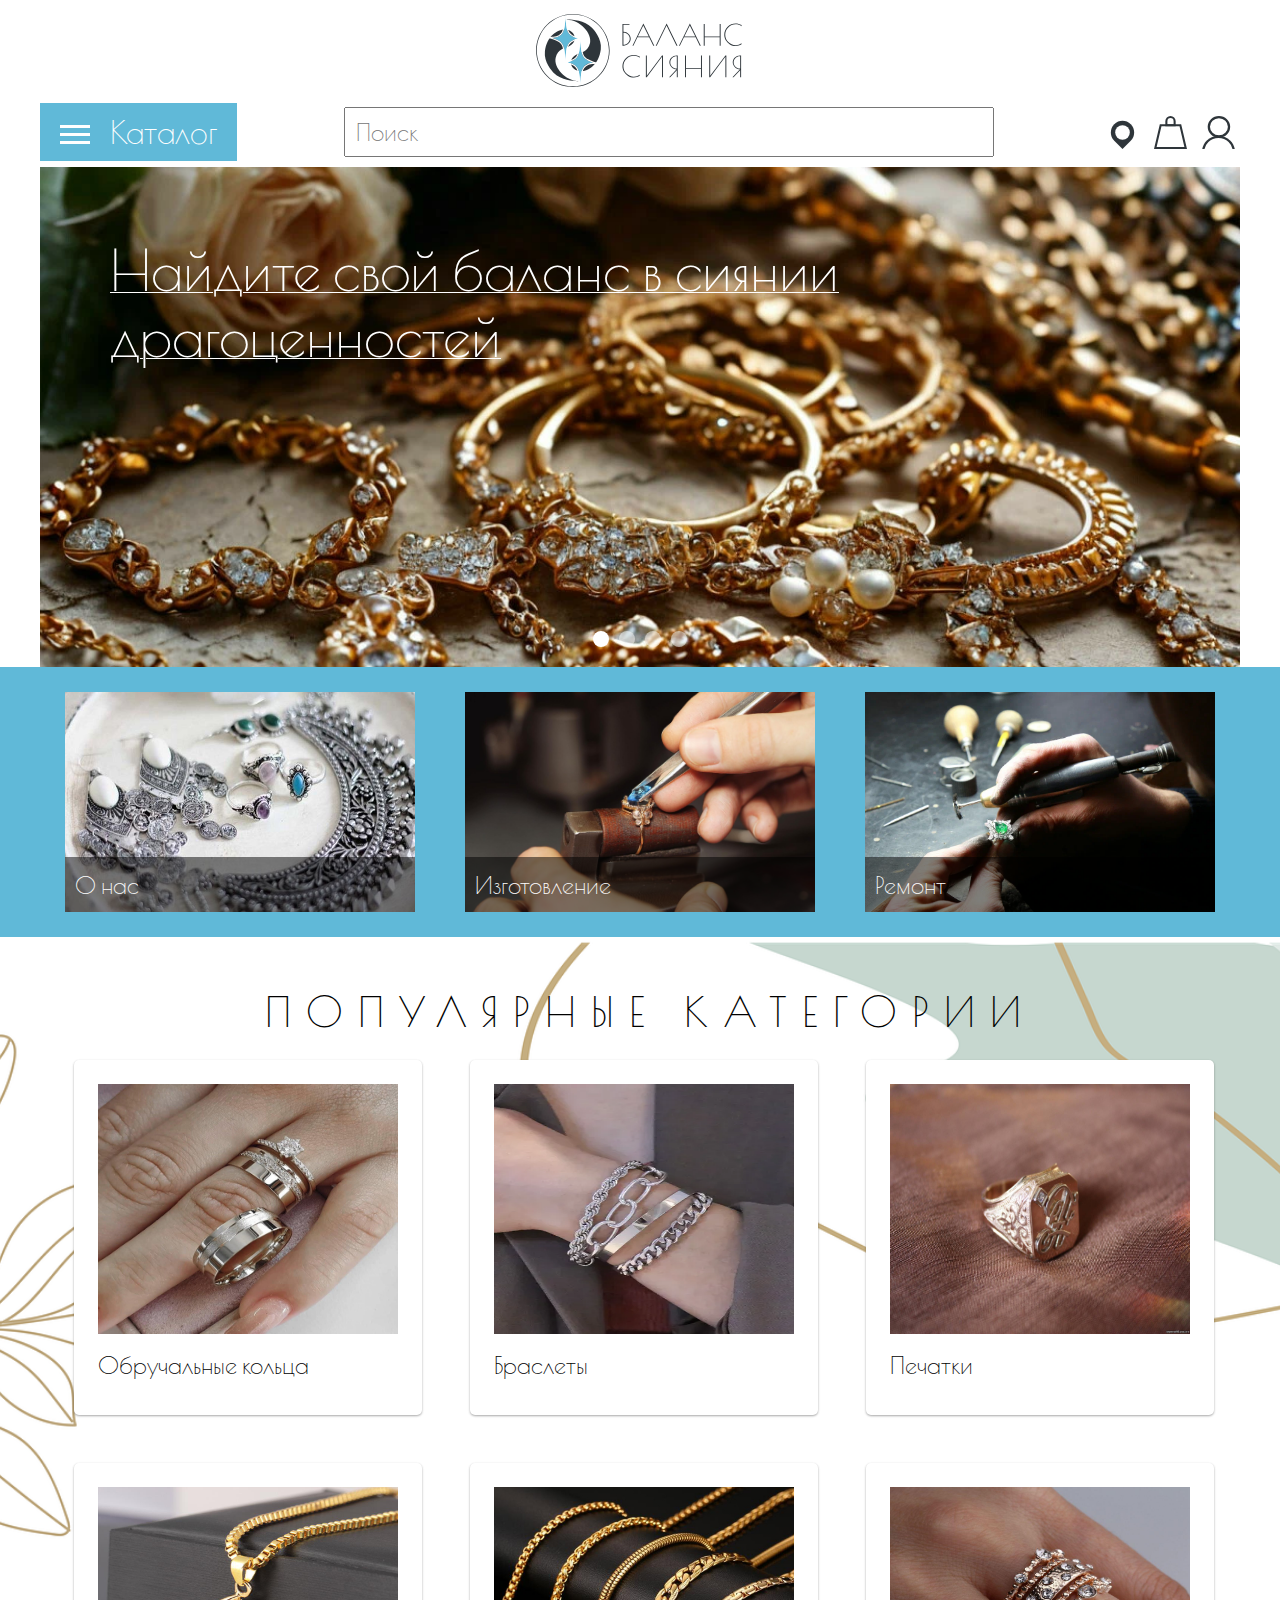
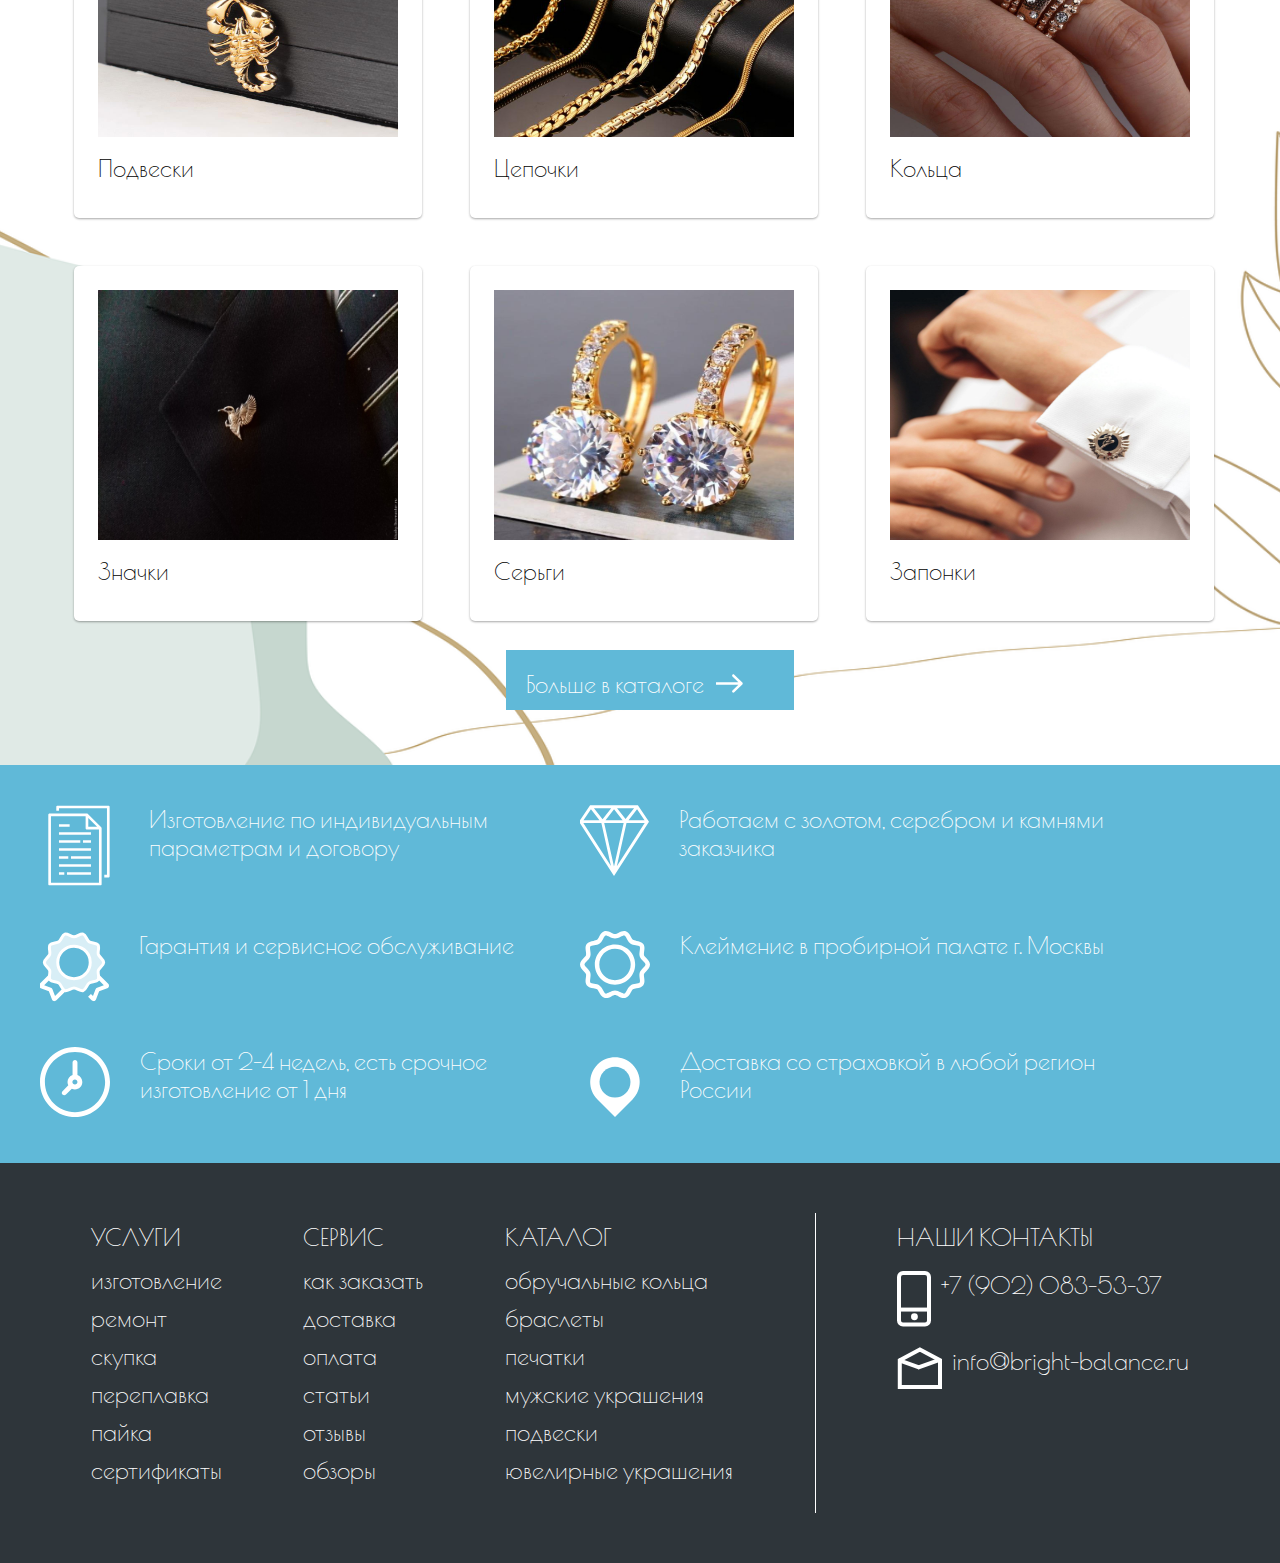
<file: index.html>
<!DOCTYPE html>
<html lang="en">
<head>
    <meta charset="UTF-8">
    <meta name="viewport" content="width=device-width, initial-scale=1.0">
    <title>Баланс Сияния</title>
    <link rel="stylesheet" href="./assets/styles/main-style.css">
</head>
<body>
    <header>
        <div class="section-navbar">
            <div class="container">
                <div class="logo">
                    <img src="./assets/imgs/shinebalance-logo.svg" alt="">
                </div>
                <div class="navbar">
                    <div class="dropdown">
                        <label for="dropdown-toggle" class="catalog-button"><img src="./assets/imgs/lines.svg" alt="">Каталог</label>
                        <input type="checkbox" id="dropdown-toggle" class="dropdown-toggle">
                        
                        <div class="dropdown-content">
                            <a href="catalogue.html">Весь каталог</a>
                            <div class="line"></div>
                            <p>Популярные категории</p>
                            <a href="#">Кольца</a>
                            <a href="#">Серьги</a>
                            <a href="#">Браслеты</a>
                            <a href="#">Ожерелья</a>
                        </div>
                    </div>
                    <input type="search" placeholder="Поиск">
                    <div class="kn">
                        <button class="map"></button>
                        <button class="cart"></button>
                        <button class="account"></button>
                    </div>
                </div>
            </div>
        </div>
    </header>

    <main>
        <div class="section-main">
            <div class="container">
                <div class="slider">
                    <div class="slides-container">
                        <div class="slide active">Найдите свой баланс в сиянии драгоценностей</div>
                        <div class="slide">Изготовление ювелирных изделий по вашим заказам</div>
                        <div class="slide">-10% на подарочную карту сертификат</div>
                        <div class="slide">Большой выбор изделий в нашем каталоге</div>
                    </div>
                    <div class="indicators">
                        <span class="indicator active"></span>
                        <span class="indicator"></span>
                        <span class="indicator"></span>
                        <span class="indicator"></span>
                    </div>
                </div>
            </div>
        </div>

        <div class="section-info">
            <div class="container">
                <div class="info-card">
                    <div class="text">О нас</div>
                </div>
                <div class="info-card">
                    <div class="text">Изготовление</div>
                </div>
                <div class="info-card">
                    <div class="text">Ремонт</div>
                </div>
            </div>
        </div>

        <div class="section-popular">
            <div class="container">
                <div class="title">
                    <p>ПОПУЛЯРНЫЕ КАТЕГОРИИ</p>
                </div>
                <div class="cards">
                    <div class="cat-card">
                        <img src="./assets/imgs/weddingrings.jpg" alt="">
                        <p>Обручальные кольца</p>
                    </div>
                    <div class="cat-card">
                        <img src="./assets/imgs/bracelet.jpg" alt="">
                        <p>Браслеты</p>
                    </div>
                    <div class="cat-card">
                        <img src="./assets/imgs/pechatki.jpg" alt="">
                        <p>Печатки</p>
                    </div>
                    <div class="cat-card">
                        <img src="./assets/imgs/podveski.jpeg" alt="">
                        <p>Подвески</p>
                    </div>
                    <div class="cat-card">
                        <img src="./assets/imgs/chains.jpg" alt="">
                        <p>Цепочки</p>
                    </div>
                    <div class="cat-card">
                        <img src="./assets/imgs/rings.jpeg" alt="">
                        <p>Кольца</p>
                    </div>
                    <div class="cat-card">
                        <img src="./assets/imgs/znachki.jpg" alt="">
                        <p>Значки</p>
                    </div>
                    <div class="cat-card">
                        <img src="./assets/imgs/earrings.jpg" alt="">
                        <p>Серьги</p>
                    </div>
                    <div class="cat-card">
                        <img src="./assets/imgs/Zaponki.jpg" alt="">
                        <p>Запонки</p>
                    </div>
                </div>
                <button> <a href="catalogue.html">Больше в каталоге</a> <img src="./assets/imgs/Arrow.svg" alt=""></button>
            </div>
        </div>

        <div class="section-character">
            <div class="container">
                <div class="char">
                    <div class="icon"><img src="./assets/imgs/document.svg" alt=""></div>
                    <div class="txt">Изготовление по индивидуальным параметрам и договору</div>
                </div>
                <div class="char">
                    <div class="icon"><img src="./assets/imgs/brilliant.svg" alt=""></div>
                    <div class="txt">Работаем с золотом, серебром и камнями заказчика</div>
                </div>
                <div class="char">
                    <div class="icon"><img src="./assets/imgs/award.svg" alt=""></div>
                    <div class="txt">Гарантия и сервисное обслуживание</div>
                </div>
                <div class="char">
                    <div class="icon"><img src="./assets/imgs/claim.svg" alt=""></div>
                    <div class="txt">Клеймение в пробирной палате г. Москвы</div>
                </div>
                <div class="char">
                    <div class="icon"><img src="./assets/imgs/clock.svg" alt=""></div>
                    <div class="txt">Сроки от 2-4 недель, есть срочное изготовление от 1 дня</div>
                </div>
                <div class="char">
                    <div class="icon"><img src="./assets/imgs/map-mark2.svg" alt=""></div>
                    <div class="txt">Доставка со страховкой в любой регион России</div>
                </div>
            </div>
        </div>
    </main>

    <footer>
        <div class="uslugi">
            <div class="title">УСЛУГИ</div>
            <div class="links">
                <a href="">изготовление</a>
                <a href="">ремонт</a>
                <a href="">скупка</a>
                <a href="">переплавка</a>
                <a href="">пайка</a>
                <a href="">сертификаты</a>
            </div>
        </div>
        <div class="services">
            <div class="title">СЕРВИС</div>
            <div class="links">
                <a href="">как заказать</a>
                <a href="">доставка</a>
                <a href="">оплата</a>
                <a href="">статьи</a>
                <a href="">отзывы</a>
                <a href="">обзоры</a>
            </div>
        </div>
        <div class="catalogue">
            <div class="title">КАТАЛОГ</div>
            <div class="links">
                <a href="catalogue.html">обручальные кольца</a>
                <a href="catalogue.html">браслеты</a>
                <a href="catalogue.html">печатки</a>
                <a href="catalogue.html">мужские украшения</a>
                <a href="catalogue.html">подвески</a>
                <a href="catalogue.html">ювелирные украшения</a>
            </div>
        </div>
        <div class="line"></div>
        <div class="catalogue">
            <div class="title">НАШИ КОНТАКТЫ</div>
            <div class="contacts">
                <div class="contct">
                    <img src="./assets/imgs/phone.svg" alt="">
                    <p>+7 (902) 083-53-37</p>
                </div>
                <div class="contct">
                    <img src="./assets/imgs/mail.svg" alt="">
                    <p>info@bright-balance.ru</p>
                </div>
            </div>
        </div>
    </footer>
    <script src="script.js"></script>
</body>
</html>
</file>
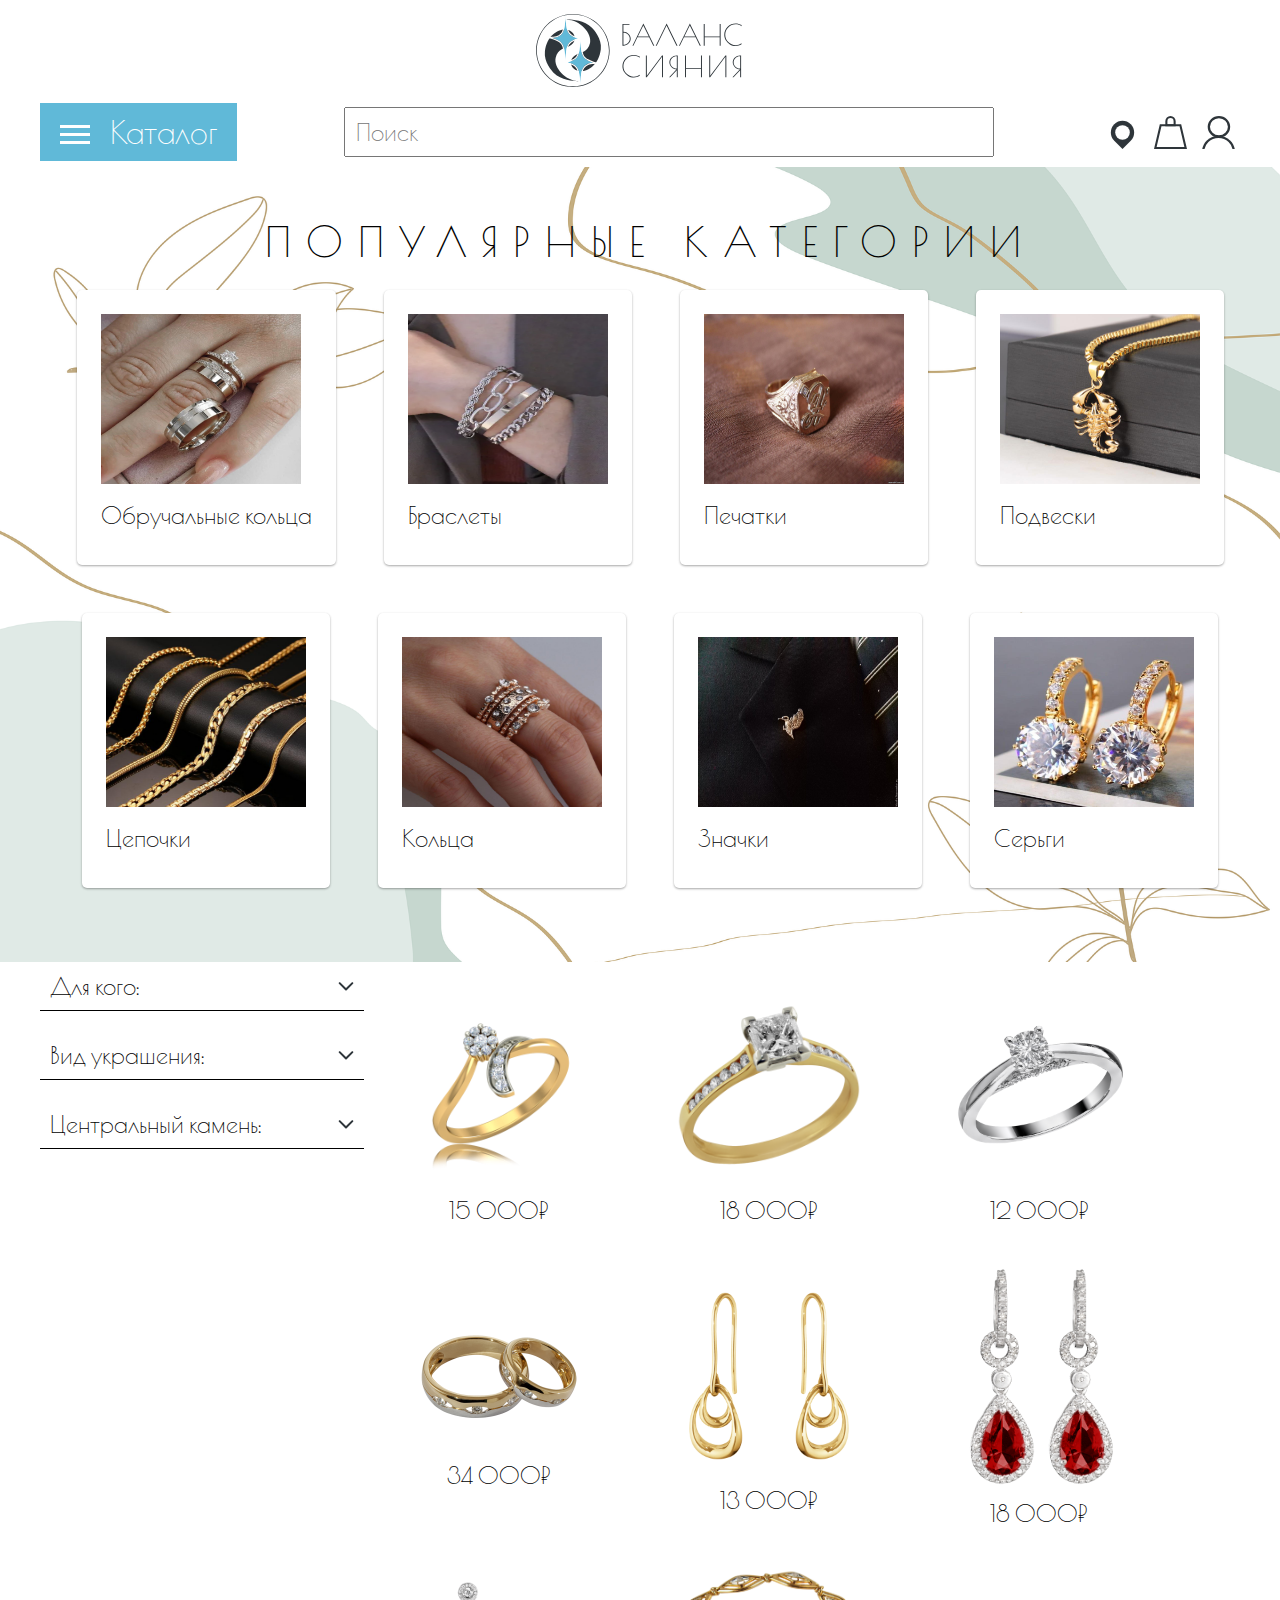
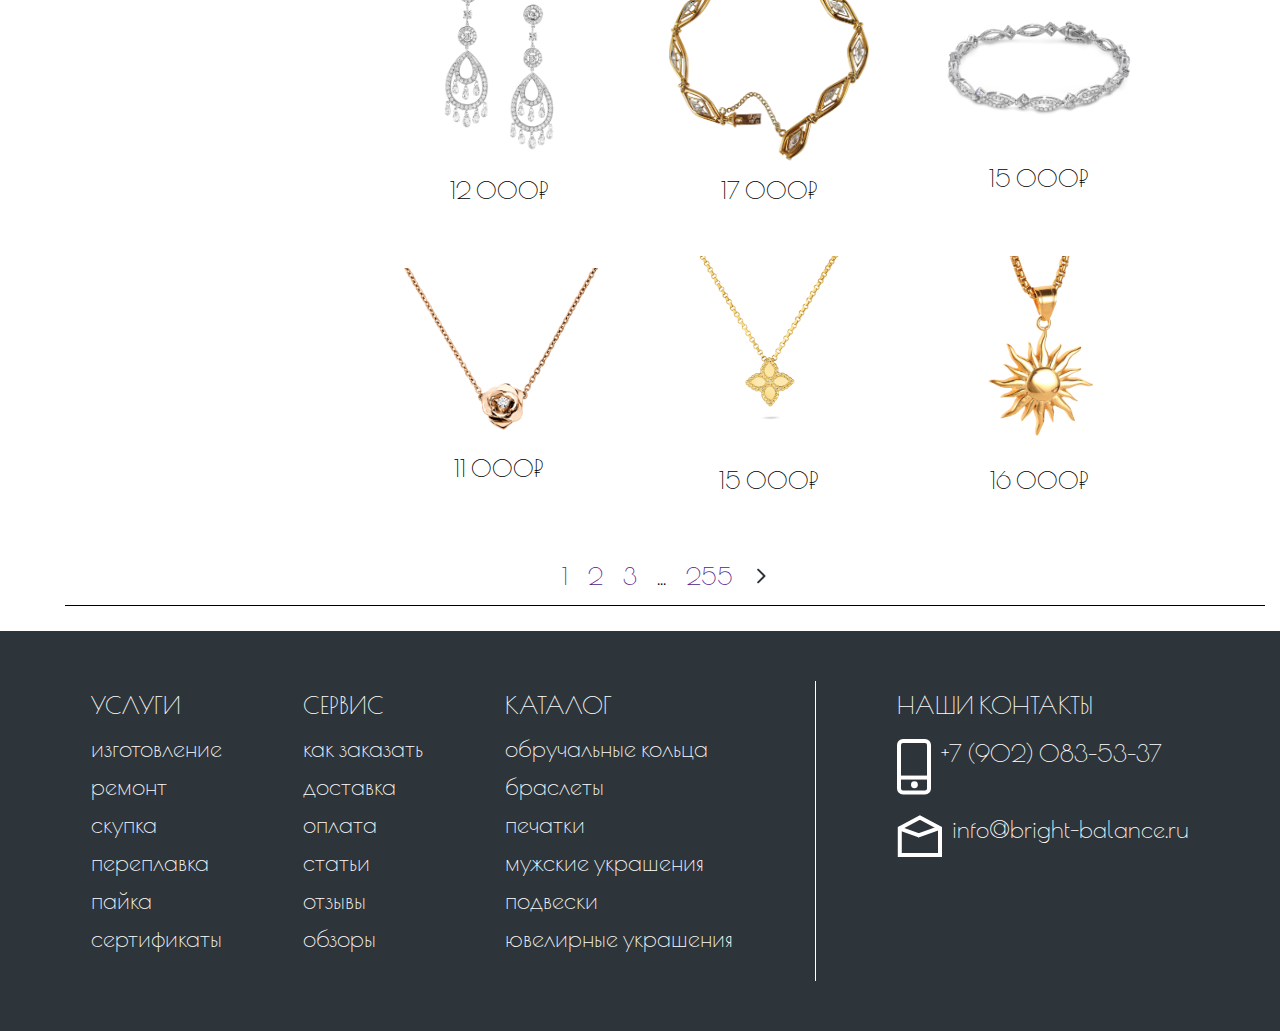
<file: catalogue.html>
<!DOCTYPE html>
<html lang="en">
<head>
    <meta charset="UTF-8">
    <meta name="viewport" content="width=device-width, initial-scale=1.0">
    <title>Баланс Сияния - Каталог</title>
    <link rel="stylesheet" href="./assets/styles/catalogue-styles.css">
</head>
<body>
    <header>
        <div class="section-navbar">
            <div class="container">
                <div class="logo">
                    <img src="./assets/imgs/shinebalance-logo.svg" alt="">
                </div>
                <div class="navbar">
                    <div class="dropdown-header">
                        <label for="dropdown-toggle" class="catalog-button"><img src="./assets/imgs/lines.svg" alt="">Каталог</label>
                        <input type="checkbox" id="dropdown-toggle" class="dropdown-toggle">
                        
                        <div class="dropdown-content">
                            <a href="#">Весь каталог</a>
                            <div class="line"></div>
                            <p>Популярные категории</p>
                            <a href="#">Кольца</a>
                            <a href="#">Серьги</a>
                            <a href="#">Браслеты</a>
                            <a href="#">Ожерелья</a>
                        </div>
                    </div>
                    <input type="search" placeholder="Поиск">
                    <div class="kn">
                        <button class="map"></button>
                        <button class="cart"></button>
                        <button class="account"></button>
                    </div>
                </div>
            </div>
        </div>
    </header>

    <main>
        <div class="section-popular">
            <div class="container">
                <div class="title">
                    <p>ПОПУЛЯРНЫЕ КАТЕГОРИИ</p>
                </div>
                <div class="cards">
                    <div class="cat-card">
                        <img src="./assets/imgs/weddingrings.jpg" alt="">
                        <p>Обручальные кольца</p>
                    </div>
                    <div class="cat-card">
                        <img src="./assets/imgs/bracelet.jpg" alt="">
                        <p>Браслеты</p>
                    </div>
                    <div class="cat-card">
                        <img src="./assets/imgs/pechatki.jpg" alt="">
                        <p>Печатки</p>
                    </div>
                    <div class="cat-card">
                        <img src="./assets/imgs/podveski.jpeg" alt="">
                        <p>Подвески</p>
                    </div>
                    <div class="cat-card">
                        <img src="./assets/imgs/chains.jpg" alt="">
                        <p>Цепочки</p>
                    </div>
                    <div class="cat-card">
                        <img src="./assets/imgs/rings.jpeg" alt="">
                        <p>Кольца</p>
                    </div>
                    <div class="cat-card">
                        <img src="./assets/imgs/znachki.jpg" alt="">
                        <p>Значки</p>
                    </div>
                    <div class="cat-card">
                        <img src="./assets/imgs/earrings.jpg" alt="">
                        <p>Серьги</p>
                    </div>
                </div>
            </div>
        </div>

        <div class="section-catalogue">
            <div class="container">
                <div class="preferences">
                    <div class="dropdown1">
                        <input type="checkbox" id="toggle-dropdown1" hidden>
                        <label for="toggle-dropdown1" class="dropdown-title">Для кого: <img src="./assets/imgs/Arrow2.svg" alt=""></label>
                        <ul class="options-list">
                            <li><input type="checkbox" id="option1"><label for="option1">Мужское</label></li>
                            <li><input type="checkbox" id="option2"><label for="option2">Женское</label></li>
                        </ul>
                    </div>
                    
                    <div class="dropdown2">
                        <input type="checkbox" id="toggle-dropdown2" hidden>
                        <label for="toggle-dropdown2" class="dropdown-title">Вид украшения: <img src="./assets/imgs/Arrow2.svg" alt=""></label>
                        <ul class="options-list">
                            <li><input type="checkbox" id="option1"><label for="option1">Кольца</label></li>
                            <li><input type="checkbox" id="option2"><label for="option2">Серьги</label></li>
                            <li><input type="checkbox" id="option1"><label for="option1">Колье</label></li>
                            <li><input type="checkbox" id="option2"><label for="option2">Браслет</label></li>
                            <li><input type="checkbox" id="option1"><label for="option1">Подвески</label></li>
                            <li><input type="checkbox" id="option2"><label for="option2">Цепочки</label></li>
                        </ul>
                    </div>
                    
                    <div class="dropdown3">
                        <input type="checkbox" id="toggle-dropdown3" hidden>
                        <label for="toggle-dropdown3" class="dropdown-title">Центральный камень: <img src="./assets/imgs/Arrow2.svg" alt=""></label>
                        <ul class="options-list">
                            <li><input type="checkbox" id="option1"><label for="option1">Без вставок</label></li>
                            <li><input type="checkbox" id="option2"><label for="option2">Бриллиант</label></li>
                            <li><input type="checkbox" id="option1"><label for="option1">Сапфир</label></li>
                            <li><input type="checkbox" id="option2"><label for="option2">Рубин</label></li>
                            <li><input type="checkbox" id="option1"><label for="option1">Изумруд</label></li>
                            <li><input type="checkbox" id="option2"><label for="option2">Жемчуг</label></li>
                        </ul>
                    </div>
                </div>

                <div class="product">
                    <div class="card">
                        <div class="image"><img src="./assets/imgs/product1.png" alt=""></div>
                        <p>15 000₽</p>
                        <div class="descr" hidden>
                            <p>Золотое кольцо с вставками из горного хрусталя</p>
                            <button>В корзину</button>
                        </div>
                    </div>

                    <div class="card">
                        <div class="image"><img src="./assets/imgs/product2.png" alt=""></div>
                        <p>18 000₽</p>
                        <div class="descr" hidden>
                            <p>Материалистичное золотое кольцо с вставками из горного хрусталя</p>
                            <button>В корзину</button>
                        </div>
                    </div>

                    <div class="card">
                        <div class="image"><img src="./assets/imgs/product3.png" alt=""></div>
                        <p>12 000₽</p>
                        <div class="descr" hidden>
                            <p>Серебряное кольцо с вставками из горного хрусталя</p>
                            <button>В корзину</button>
                        </div>
                    </div>

                    <div class="card">
                        <div class="image"><img src="./assets/imgs/product4.png" alt=""></div>
                        <p>34 000₽</p>
                        <div class="descr" hidden>
                            <p>Обручальные кольца из классического и белого золота</p>
                            <button>В корзину</button>
                        </div>
                    </div>

                    <div class="card">
                        <div class="image"><img src="./assets/imgs/product5.png" alt=""></div>
                        <p>13 000₽</p>
                        <div class="descr" hidden>
                            <p>Массивные серьги из золота в стиле минимализм</p>
                            <button>В корзину</button>
                        </div>
                    </div>

                    <div class="card">
                        <div class="image"><img src="./assets/imgs/product6.png" alt=""></div>
                        <p>18 000₽</p>
                        <div class="descr" hidden>
                            <p>Серебряные серьги со вставками из горного хрусталя и рубина</p>
                            <button>В корзину</button>
                        </div>
                    </div>

                    <div class="card">
                        <div class="image"><img src="./assets/imgs/product7.png" alt=""></div>
                        <p>12 000₽</p>
                        <div class="descr" hidden>
                            <p>Серебряные серьги с вставками из горного хрусталя</p>
                            <button>В корзину</button>
                        </div>
                    </div>

                    <div class="card">
                        <div class="image"><img src="./assets/imgs/product8.png" alt=""></div>
                        <p>17 000₽</p>
                        <div class="descr" hidden>
                            <p>Браслет из золота и серебра с ромбовидным узором</p>
                            <button>В корзину</button>
                        </div>
                    </div>

                    <div class="card">
                        <div class="image"><img src="./assets/imgs/product9.webp" alt=""></div>
                        <p>15 000₽</p>
                        <div class="descr" hidden>
                            <p>Серебряный браслет со вставками из горного хрусталя</p>
                            <button>В корзину</button>
                        </div>
                    </div>

                    <div class="card">
                        <div class="image"><img src="./assets/imgs/product10.webp" alt=""></div>
                        <p>11 000₽</p>
                        <div class="descr" hidden>
                            <p>Подвеска “Роза” из сплава меди со вставкой из горного хрусталя</p>
                            <button>В корзину</button>
                        </div>
                    </div>

                    <div class="card">
                        <div class="image"><img src="./assets/imgs/product11.png" alt=""></div>
                        <p>15 000₽</p>
                        <div class="descr" hidden>
                            <p>Золотая подвеска “Лепестки”</p>
                            <button>В корзину</button>
                        </div>
                    </div>

                    <div class="card">
                        <div class="image"><img src="./assets/imgs/product12.png" alt=""></div>
                        <p>16 000₽</p>
                        <div class="descr" hidden>
                            <p>Золотая подвеска “Солнце”</p>
                            <button>В корзину</button>
                        </div>
                    </div>
                </div>
            </div>
        </div>
        <div class="section-pages">
            <div class="container">
                <div class="pages">
                    <div class="nums">
                        <a href="">1</a>
                        <a href="">2</a>
                        <a href="">3</a>
                        <p>...</p>
                        <a href="">255</a>
                        <img src="./assets/imgs/Arrow2.svg" alt="">
                    </div>
                </div>
            </div>
        </div>
    </main>

    <footer>
        <div class="uslugi">
            <div class="title">УСЛУГИ</div>
            <div class="links">
                <a href="">изготовление</a>
                <a href="">ремонт</a>
                <a href="">скупка</a>
                <a href="">переплавка</a>
                <a href="">пайка</a>
                <a href="">сертификаты</a>
            </div>
        </div>
        <div class="services">
            <div class="title">СЕРВИС</div>
            <div class="links">
                <a href="">как заказать</a>
                <a href="">доставка</a>
                <a href="">оплата</a>
                <a href="">статьи</a>
                <a href="">отзывы</a>
                <a href="">обзоры</a>
            </div>
        </div>
        <div class="catalogue">
            <div class="title">КАТАЛОГ</div>
            <div class="links">
                <a href="">обручальные кольца</a>
                <a href="">браслеты</a>
                <a href="">печатки</a>
                <a href="">мужские украшения</a>
                <a href="">подвески</a>
                <a href="">ювелирные украшения</a>
            </div>
        </div>
        <div class="line"></div>
        <div class="catalogue">
            <div class="title">НАШИ КОНТАКТЫ</div>
            <div class="contacts">
                <div class="contct">
                    <img src="./assets/imgs/phone.svg" alt="">
                    <p>+7 (902) 083-53-37</p>
                </div>
                <div class="contct">
                    <img src="./assets/imgs/mail.svg" alt="">
                    <p>info@bright-balance.ru</p>
                </div>
            </div>
        </div>
    </footer>
</body>
</html>
</file>
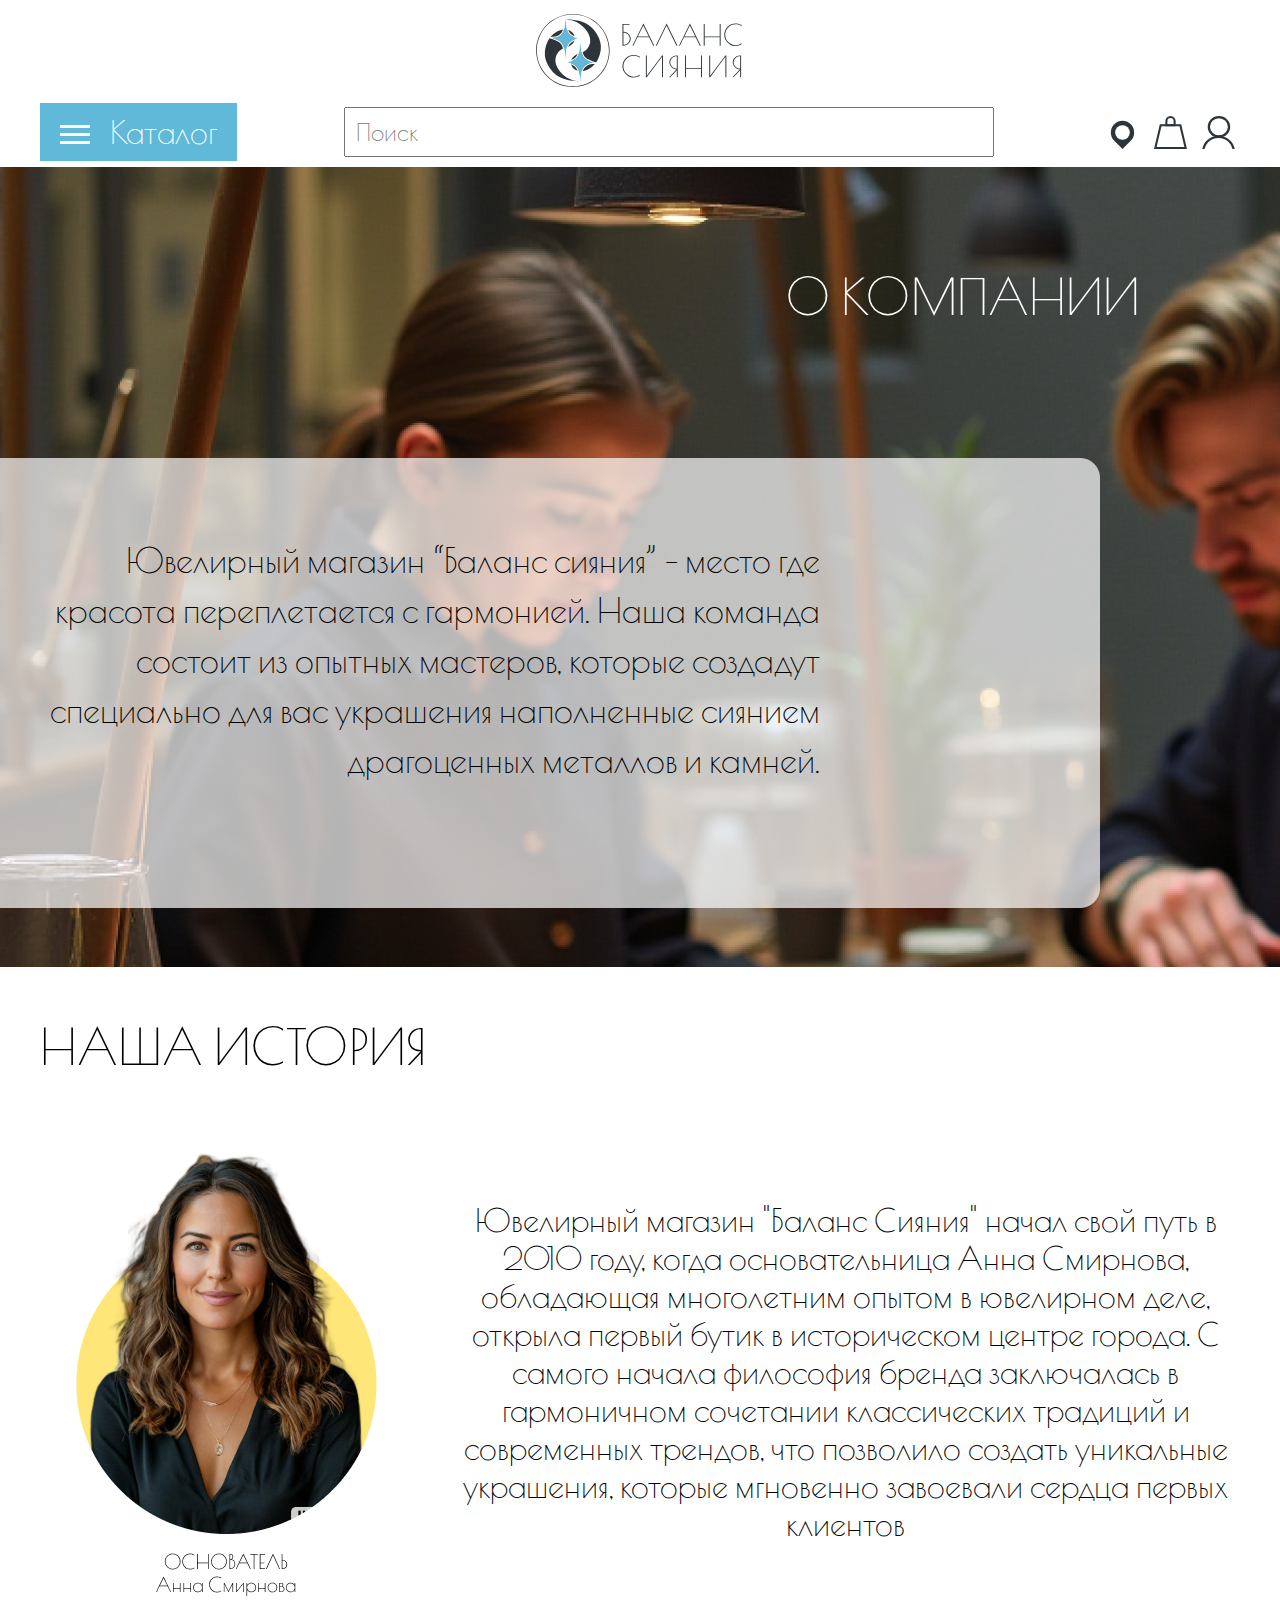
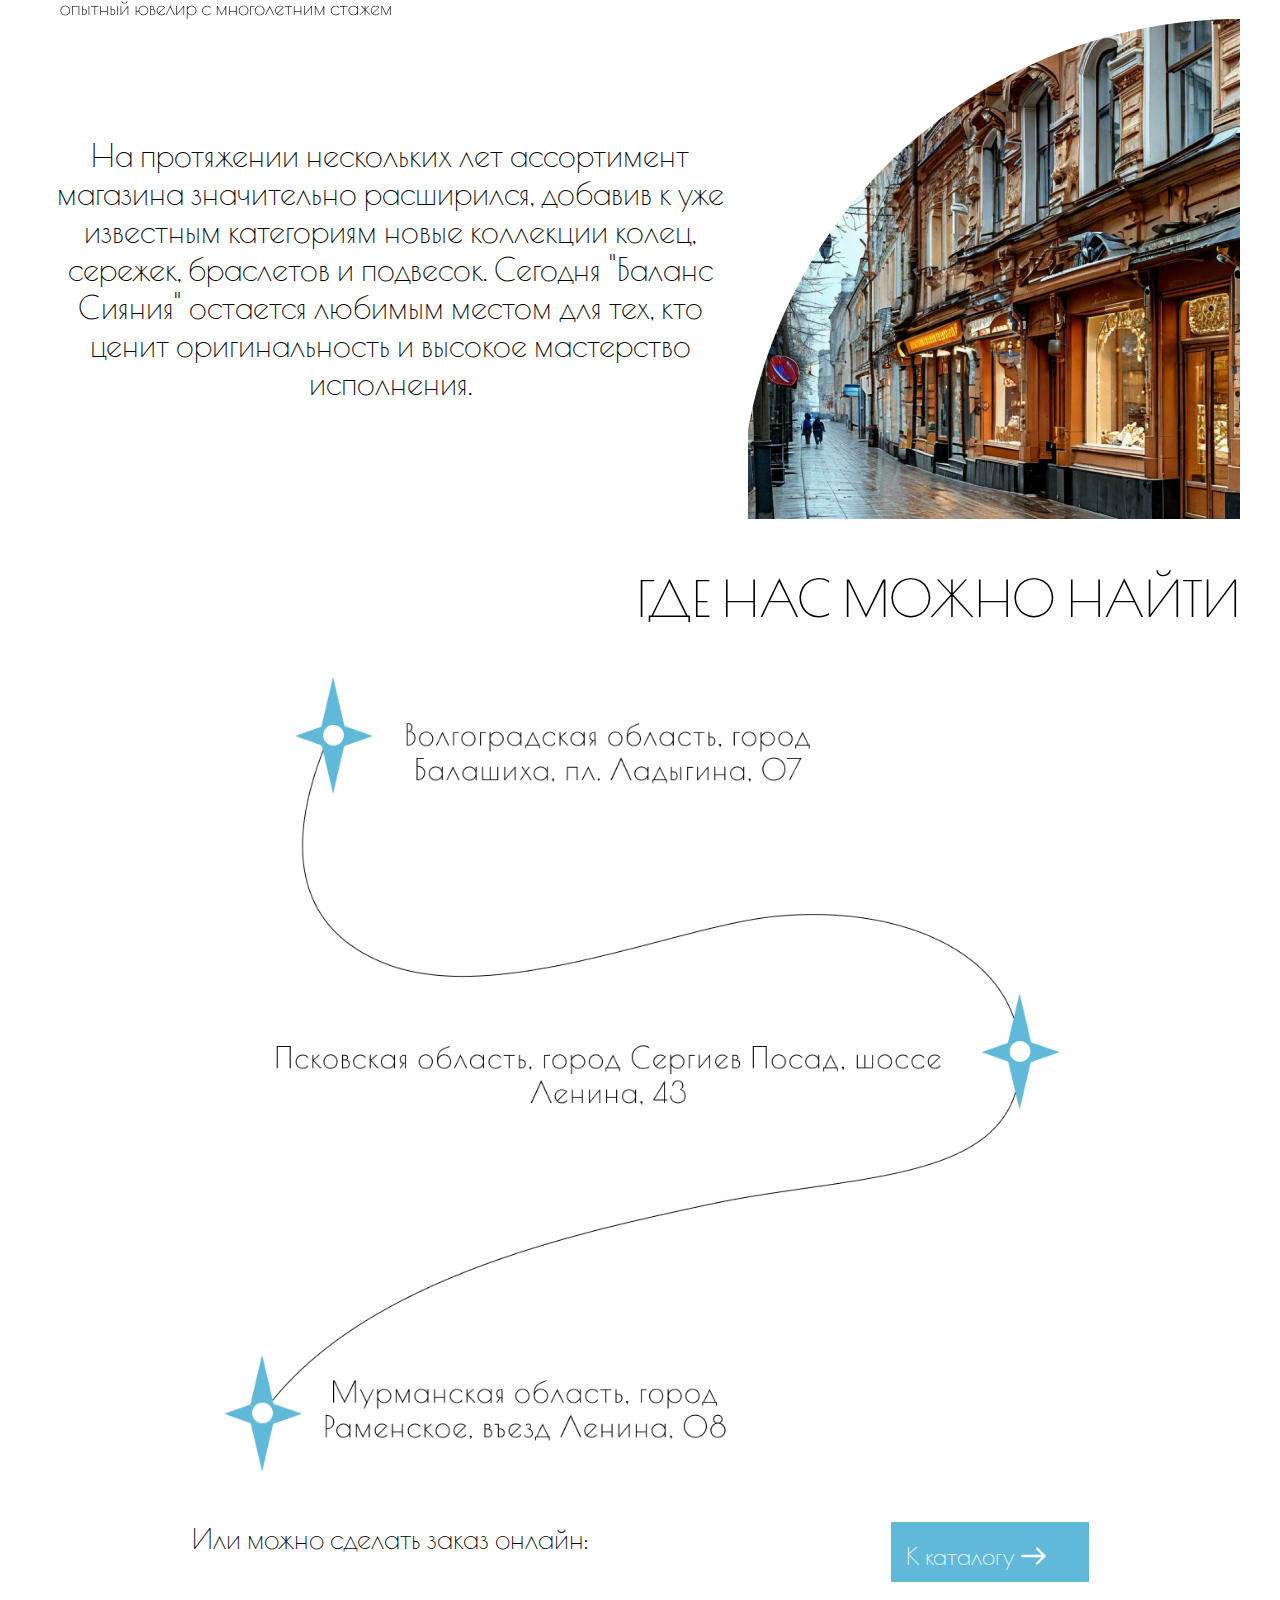
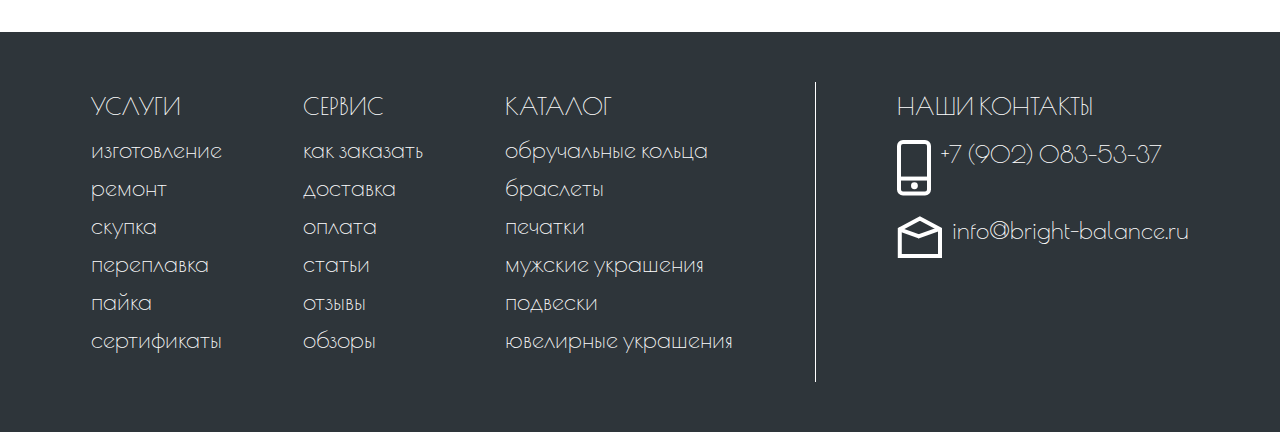
<file: companypage.html>
<!DOCTYPE html>
<html lang="en">
<head>
    <meta charset="UTF-8">
    <meta name="viewport" content="width=device-width, initial-scale=1.0">
    <title>О компании</title>
    <link rel="stylesheet" href="./assets/styles/company-style.css">
</head>
<body>
    <header>
        <div class="section-navbar">
            <div class="container">
                <div class="logo">
                    <img src="./assets/imgs/shinebalance-logo.svg" alt="">
                </div>
                <div class="navbar">
                    <div class="dropdown">
                        <label for="dropdown-toggle" class="catalog-button"><img src="./assets/imgs/lines.svg" alt="">Каталог</label>
                        <input type="checkbox" id="dropdown-toggle" class="dropdown-toggle">
                        
                        <div class="dropdown-content">
                            <a href="catalogue.html">Весь каталог</a>
                            <div class="line"></div>
                            <p>Популярные категории</p>
                            <a href="#">Кольца</a>
                            <a href="#">Серьги</a>
                            <a href="#">Браслеты</a>
                            <a href="#">Ожерелья</a>
                        </div>
                    </div>
                    <input type="search" placeholder="Поиск">
                    <div class="kn">
                        <button class="map"></button>
                        <button class="cart"></button>
                        <button class="account"></button>
                    </div>
                </div>
            </div>
        </div>
    </header>

    <main>
        <div class="section-first">
            <div class="container">
                <p class="title">О КОМПАНИИ</p>
                <p class="about">Ювелирный магазин “Баланс сияния” - место где красота переплетается с гармонией. Наша команда состоит из опытных мастеров, которые создадут специально для вас украшения наполненные сиянием драгоценных металлов и камней.</p>
            </div>
        </div>

        <div class="section-story">
            <div class="container">
                <p class="title">НАША ИСТОРИЯ</p>
                <div class="block 1">
                    <img src="./assets/imgs/owner.png" alt="">
                    <p>Ювелирный магазин "Баланс Сияния" начал свой путь в 2010 году, когда основательница Анна Смирнова, обладающая многолетним опытом в ювелирном деле, открыла первый бутик в историческом центре города. С самого начала философия бренда заключалась в гармоничном сочетании классических традиций и современных трендов, что позволило создать уникальные украшения, которые мгновенно завоевали сердца первых клиентов</p>
                </div>
                <div class="block 2">
                    <p>На протяжении нескольких лет ассортимент магазина значительно расширился, добавив к уже известным категориям новые коллекции колец, сережек, браслетов и подвесок. Сегодня "Баланс Сияния" остается любимым местом для тех, кто ценит оригинальность и высокое мастерство исполнения.</p>
                    <img src="./assets/imgs/story-img.png" alt="">
                </div>
            </div>
        </div>

        <div class="section-addresses">
            <div class="container">
                <p class="title">ГДЕ НАС МОЖНО НАЙТИ</p>
                <img src="./assets/imgs/path.png" alt="">
                <div class="catalogue">
                    <p>Или можно сделать заказ онлайн:</p>
                    <button ><a href="catalogue.html">К каталогу</a> <img src="./assets/imgs/Arrow.svg" alt=""></button>
                </div>
            </div>
        </div>
    </main>

    <footer>
        <div class="uslugi">
            <div class="title">УСЛУГИ</div>
            <div class="links">
                <a href="">изготовление</a>
                <a href="">ремонт</a>
                <a href="">скупка</a>
                <a href="">переплавка</a>
                <a href="">пайка</a>
                <a href="">сертификаты</a>
            </div>
        </div>
        <div class="services">
            <div class="title">СЕРВИС</div>
            <div class="links">
                <a href="">как заказать</a>
                <a href="">доставка</a>
                <a href="">оплата</a>
                <a href="">статьи</a>
                <a href="">отзывы</a>
                <a href="">обзоры</a>
            </div>
        </div>
        <div class="catalogue">
            <div class="title">КАТАЛОГ</div>
            <div class="links">
                <a href="catalogue.html">обручальные кольца</a>
                <a href="catalogue.html">браслеты</a>
                <a href="catalogue.html">печатки</a>
                <a href="catalogue.html">мужские украшения</a>
                <a href="catalogue.html">подвески</a>
                <a href="catalogue.html">ювелирные украшения</a>
            </div>
        </div>
        <div class="line"></div>
        <div class="catalogue">
            <div class="title">НАШИ КОНТАКТЫ</div>
            <div class="contacts">
                <div class="contct">
                    <img src="./assets/imgs/phone.svg" alt="">
                    <p>+7 (902) 083-53-37</p>
                </div>
                <div class="contct">
                    <img src="./assets/imgs/mail.svg" alt="">
                    <p>info@bright-balance.ru</p>
                </div>
            </div>
        </div>
    </footer>
</body>
</html>
</file>
<file: assets/styles/main-style.css>
@font-face {
    font-family: "PoiretOne";
    src: url(../fonts/PoiretOne-Regular.ttf);
    font-weight: 500;
    font-style: normal;
}

*{
    margin: 0;
    bottom: 0;
    padding: 0;
    outline: none;
    text-decoration: none;
    box-sizing: border-box;
    font-family: "PoiretOne";
    font-size: 24px;
}

.container{
    width: 1200px;
    margin: 0 auto;
}

.logo {
    display: flex;
    justify-content: center;
    padding: 10px 0;
}

.logo img{
    width: 214px;
}

.navbar{
    display: flex;
    justify-content: space-between;
    align-items: center;
    margin: 10px 0;
}

.navbar button{
    border: none;
    width: 33px;
    height: 33px;
    background-color: #3498db00;
    background-size: cover;
    margin: 5px;
}

.navbar .map{
    background-image: url(../imgs/map-mark.svg);
}

.navbar .cart{
    background-image: url(../imgs/cart.svg);
}

.navbar .account{
    background-image: url(../imgs/account-icon.svg);
}

.navbar input{
    width: 650px;
    height: 50px;
    padding: 10px;
}


.dropdown-toggle {
    display: none;
}

/* Стили для кнопки */
.catalog-button {
    background-color: #60B9D8;
    color: white;
    padding: 10px 20px;
    font-size: 32px;
    border: none;
    cursor: pointer;
    width: 100%;
    text-align: left;
    margin: 5px 0;
}

.catalog-button img{
    padding-right: 20px;
}

/* Скрытый список до активации */
.dropdown-content {
    display: none;
    position: absolute;
    top: 20%;
    background-color: #f9f9f9;
    min-width: 1000px;
    height: 300px;
    box-shadow: 0px 8px 16px 0px rgba(0,0,0,0.2);
    z-index: 1;
    border: solid 1px black;
    padding: 5px;
}

/* Показываем список при нажатии на кнопку */
.dropdown-toggle:checked ~ .dropdown-content {
    display: block;
}

/* Ссылки внутри списка */
.dropdown-content a {
    color: black;
    padding: 12px 16px;
    text-decoration: none;
    display: block;
}

.dropdown-content .line{
    width: 100%;
    height: 1px;
    background-color: black;
}

.dropdown-content a:hover {
    background-color: #f1f1f1;
}

/*!!!!!!!!!!!!!!СЛАЙДЕР*/
.slider {
    position: relative;
    width: 100%;
    overflow: hidden;
}

.slides-container {
    display: flex;
    transition: transform 1s linear;
}

.slide {
    min-width: 100%;
    height: 500px;
    display: flex;
    align-items: end;
    font-size: 56px;
    text-decoration: underline 1px;
    color: white;
    padding: 70px;
    background-size: cover;
    background-position: center;
}

.slide:nth-child(1) { 
    background-image: url(../imgs/slider-bg1.png); 
    align-items: start;
}
.slide:nth-child(2) {background-image: url(../imgs/slider-bg2.jpg); }
.slide:nth-child(3) { 
    background-image: url(../imgs/slider-bg3.png);
    align-items: center;
    justify-content: center;
}
.slide:nth-child(4) { 
    background-image: url(../imgs/slider-bg4.jpg);
    align-items: start;
}

.indicators {
    position: absolute;
    bottom: 20px;
    left: 50%;
    transform: translateX(-50%);
    display: flex;
}

.indicator {
    width: 16px;
    height: 16px;
    border-radius: 50%;
    background-color: rgba(255, 255, 255, 0.5);
    margin: 0 5px;
    cursor: pointer;
}

.indicator.active {
    background-color: white;
}

.section-info{
    background-color: #60B9D8;
}

.section-info .container{
    display: flex;
    justify-content: space-around;
    padding: 25px 0;
}

.info-card{
    width: 350px;
    height: 220px;
    display: flex;
    align-items: end;
    background-size: cover;
}

.info-card:nth-child(1){ background-image: url(../imgs/about-us.jpg);}
.info-card:nth-child(2){ background-image: url(../imgs/slider-bg2.jpg);}
.info-card:nth-child(3){ background-image: url(../imgs/repair.webp);}

.info-card .text{
    width: 100%;
    height: 25%;
    background-color: rgba(0, 0, 0, 0.5);
    padding: 0 10px;
    display: flex;
    align-items: center;
    color: white;
}

.info-card:hover .text{
    background-color: rgba(255, 255, 255, 0.5);
    color: black;
    transition: 0.5s
}

.section-popular{
    background-image: url(../imgs/background-g628e345a4_1920.png);
    background-size: cover;
    background-position: center;
    padding: 50px;
}

.section-popular .container{
    display: flex;
    flex-direction: column;
    align-items: center;
}

.section-popular .title p{
    text-align: center;
    font-size: 42px;
    letter-spacing: 15px;
}

.cards {
    display: flex;
    flex-wrap: wrap;
}

.cat-card {
    margin: 1rem;
    background-color: white;
    padding: 1em;
    box-shadow: 0 1px 3px rgba(0,0,0,0.12), 0 1px 2px rgba(0,0,0,0.24);
    transition: all 0.3s cubic-bezier(.25,.8,.25,1);
    border-radius: 5px;
}

.cat-card img {
    width: 300px;
    height: 250px;
}

.cat-card p {
    margin: 0.5em 0;
}

.cat-card:hover {
    box-shadow: 0 14px 28px rgba(0,0,0,0.25), 0 10px 10px rgba(0,0,0,0.22);
}

.section-popular button{
    background-color: #60B9D8;
    color: white;
    padding: 10px 20px;
    font-size: 34px;
    border: none;
    cursor: pointer;
    text-align: left;
    margin: 5px 0;
}

.section-popular button a{
    color: white;
    text-decoration: none;
}

.section-popular button img {
    width: 15%;
    padding: 0 5px;
}

.section-popular button:hover{
    background-color: #FFE679;
    transition: 0.3s;
}

.section-character{
    background-color: #60B9D8;
    color: white;
    padding: 20px 0;
}

.section-character .container{
    display: flex;
    flex-wrap: wrap;
}

.char{
    width: 45%;
    display: flex;
    margin: 20px 0;
}

.char .icon{
    margin-right: 30px;
}

footer{
    background-color: #2E353A;
    color: white;
    display: flex;
    justify-content: space-around;
    padding: 50px;
}

footer *{
    padding: 5px 0;
}

footer a{
    text-decoration: none;
    color: white;
}

footer a:hover{
    color: #FFE679;
    transition: 0.2s ease-in-out;
}

footer .links{
    display: flex;
    flex-direction: column;
}
.contct{
    display: flex;
}

.contct p{
    padding-left: 10px;
}

footer .line{
    height: 300px;
    width: 1px;
    background-color: white;
}
</file>
<file: assets/styles/catalogue-styles.css>
@font-face {
    font-family: "PoiretOne";
    src: url(../fonts/PoiretOne-Regular.ttf);
    font-weight: 500;
    font-style: normal;
}

*{
    margin: 0;
    bottom: 0;
    padding: 0;
    outline: none;
    text-decoration: none;
    box-sizing: border-box;
    font-family: "PoiretOne";
    font-size: 24px;
}

.container{
    width: 1200px;
    margin: 0 auto;
}

.logo {
    display: flex;
    justify-content: center;
    padding: 10px 0;
}

.logo img{
    width: 214px;
}

.navbar{
    display: flex;
    justify-content: space-between;
    align-items: center;
    margin: 10px 0;
}

.navbar button{
    border: none;
    width: 33px;
    height: 33px;
    background-color: #3498db00;
    background-size: cover;
    margin: 5px;
}

.navbar .map{
    background-image: url(../imgs/map-mark.svg);
}

.navbar .cart{
    background-image: url(../imgs/cart.svg);
}

.navbar .account{
    background-image: url(../imgs/account-icon.svg);
}

.navbar input{
    width: 650px;
    height: 50px;
    padding: 10px;
}


.navbar .dropdown-toggle {
    display: none;
}

/* Стили для кнопки */
.catalog-button {
    background-color: #60B9D8;
    color: white;
    padding: 10px 20px;
    font-size: 32px;
    border: none;
    cursor: pointer;
    width: 100%;
    text-align: left;
    margin: 5px 0;
}

.catalog-button img{
    padding-right: 20px;
}

/* Скрытый список до активации */
.navbar .dropdown-content {
    display: none;
    position: absolute;
    top: 20%;
    background-color: #f9f9f9;
    min-width: 1000px;
    height: 300px;
    box-shadow: 0px 8px 16px 0px rgba(0,0,0,0.2);
    z-index: 1;
    border: solid 1px black;
    padding: 5px;
}

/* Показываем список при нажатии на кнопку */
 .dropdown-toggle:checked ~ .dropdown-content {
    display: block;
}

/* Ссылки внутри списка */
.navbar .dropdown-content a {
    color: black;
    padding: 12px 16px;
    text-decoration: none;
    display: block;
}

.navbar .dropdown-content .line{
    width: 100%;
    height: 1px;
    background-color: black;
}

/* Изменение цвета ссылки при наведении */
.navbar .dropdown-content a:hover {
    background-color: #f1f1f1;
}

.section-popular{
    background-image: url(../imgs/background-g628e345a4_1920.png);
    background-size: cover;
    background-position: center;
    padding: 50px;
}

.section-popular .container{
    display: flex;
    flex-direction: column;
    align-items: center;
}

.section-popular .title p{
    text-align: center;
    font-size: 42px;
    letter-spacing: 15px;
}

.cards {
    display: flex;
    flex-wrap: wrap;
    align-items: center;
    justify-content: center;
}

.cat-card {
    margin: 1rem;
    background-color: white;
    padding: 1em;
    box-shadow: 0 1px 3px rgba(0,0,0,0.12), 0 1px 2px rgba(0,0,0,0.24);
    transition: all 0.3s cubic-bezier(.25,.8,.25,1);
    border-radius: 5px;
}

.cat-card img {
    width: 200px;
    height: 170px;
}

.cat-card p {
    margin: 0.5em 0;
}

.cat-card:hover {
    box-shadow: 0 14px 28px rgba(0,0,0,0.25), 0 10px 10px rgba(0,0,0,0.22);
}


.section-catalogue .container{
    display: flex;
    justify-content: space-between;
}

.section-catalogue .preferences{
    width: 100%;
}

.dropdown {
    width: 100%;
    max-height: 200px;
    overflow-y: auto;
    border: 1px solid #ccc;
    position: relative;
}

.dropdown-title {
    cursor: pointer;
    padding: 10px;
    user-select: none;
    display: flex;
    justify-content: space-between;
    border-bottom: solid 1px black;
}

.options-list {
    list-style-type: none;
    padding: 10px;
    max-height: 0;
    opacity: 0;
    transition: 0.5s ease-in-out, opacity 0.2s ease-in-out;
}

.options-list li {
    margin-bottom: 5px;
}

.options-list input[type="checkbox"] {
    vertical-align: middle;
    margin-right: 5px;
}

.options-list label {
    vertical-align: middle;
}

#toggle-dropdown1:checked ~ .options-list {
    display: block;
    opacity: 1;
    max-height: 400px;
    transition: 0.5s ease-in-out opacity 0.2s ease-in-out;
}
#toggle-dropdown2:checked ~ .options-list {
    display: block;
    opacity: 1;
    max-height: 400px;
    transition: 0.5s ease-in-out opacity 0.2s ease-in-out;
}
#toggle-dropdown3:checked ~ .options-list {
    display: block;
    opacity: 1;
    max-height: 400px;
    transition: 0.5s ease-in-out opacity 0.2s ease-in-out;
}

.dropdown-title img{
    transition: 0.3s;
}

#toggle-dropdown1:checked ~ .dropdown-title img {
    transform: rotate(180deg);
    transition: 0.3s;
}
#toggle-dropdown2:checked ~ .dropdown-title img {
    transform: rotate(180deg);
    transition: 0.3s;
}
#toggle-dropdown3:checked ~ .dropdown-title img {
    transform: rotate(180deg);
    transition: 0.3s;
}

.product {
    display: flex;
    flex-wrap: wrap;
}

.product .card {
    width: 270px;
    height: 290px;
    border-radius: 5px;
    display: flex;
    flex-direction: column;
    justify-content: center;
    align-items: center;
    transition: 0.5s ease-in-out;
}

.product .card img {
    width: 200px;
}

.product .card .descr{
   background-color: white;
    box-shadow: 0 14px 28px rgba(0,0,0,0.25), 0 10px 10px rgba(0,0,0,0.22);
    border-radius: 5px;
    padding: 15px; 
    transition: 0.5s ease-in-out;
}

.product .card:hover .descr{
    display: block;
    transition: 0.5s;
}

.product .card:hover .descr *{
    margin: 5px 0;
}

.product .card:hover{
    position: relative;
    background-color: white;
    box-shadow: 0 14px 28px rgba(0,0,0,0.25), 0 10px 10px rgba(0,0,0,0.22);
    transition: 0.5s ease-in-out;
}

.product .card .descr p{
    font-size: 20px;
}

.product .card p{
    padding: 5px;
}

.product .card .descr button{
    border: solid #FFE679 2px;
    padding: 5px 10px;
    background-color: white;
    transition: 0.5s;
}

.product .card .descr button:hover{
    background-color: #60B9D8;
    border: none;
    color: white;
    transition: 0.5s;
}

.section-pages .pages{
    display: flex;
    justify-content: center;
    align-items: center;
    width: 100%;
    border-bottom: solid black 1px;
    margin: 25px;
    padding: 15px;
}

.pages .nums{
    display: flex;
}

.pages .nums *{
    padding: 0 10px;
}

.pages .nums img{
    transform: rotate(-90deg);
}

footer{
    background-color: #2E353A;
    color: white;
    display: flex;
    justify-content: space-around;
    padding: 50px;
}

footer *{
    padding: 5px 0;
}

footer a{
    text-decoration: none;
    color: white;
}

footer a:hover{
    color: #FFE679;
    transition: 0.2s ease-in-out;
}

footer .links{
    display: flex;
    flex-direction: column;
}
.contct{
    display: flex;
}

.contct p{
    padding-left: 10px;
}

footer .line{
    height: 300px;
    width: 1px;
    background-color: white;
}
</file>
<file: assets/styles/company-style.css>
@font-face {
    font-family: "PoiretOne";
    src: url(../fonts/PoiretOne-Regular.ttf);
    font-weight: 500;
    font-style: normal;
}

*{
    margin: 0;
    bottom: 0;
    padding: 0;
    outline: none;
    text-decoration: none;
    box-sizing: border-box;
    font-family: "PoiretOne";
    font-size: 24px;
}

.container{
    width: 1200px;
    margin: 0 auto;
}

.logo {
    display: flex;
    justify-content: center;
    padding: 10px 0;
}

.logo img{
    width: 214px;
}

.navbar{
    display: flex;
    justify-content: space-between;
    align-items: center;
    margin: 10px 0;
}

.navbar button{
    border: none;
    width: 33px;
    height: 33px;
    background-color: #3498db00;
    background-size: cover;
    margin: 5px;
}

.navbar .map{
    background-image: url(../imgs/map-mark.svg);
}

.navbar .cart{
    background-image: url(../imgs/cart.svg);
}

.navbar .account{
    background-image: url(../imgs/account-icon.svg);
}

.navbar input{
    width: 650px;
    height: 50px;
    padding: 10px;
}


.dropdown-toggle {
    display: none;
}

/* Стили для кнопки */
.catalog-button {
    background-color: #60B9D8;
    color: white;
    padding: 10px 20px;
    font-size: 32px;
    border: none;
    cursor: pointer;
    width: 100%;
    text-align: left;
    margin: 5px 0;
}

.catalog-button img{
    padding-right: 20px;
}

/* Скрытый список до активации */
.dropdown-content {
    display: none;
    position: absolute;
    top: 20%;
    background-color: #f9f9f9;
    min-width: 1000px;
    height: 300px;
    box-shadow: 0px 8px 16px 0px rgba(0,0,0,0.2);
    z-index: 1;
    border: solid 1px black;
    padding: 5px;
}

/* Показываем список при нажатии на кнопку */
.dropdown-toggle:checked ~ .dropdown-content {
    display: block;
}

/* Ссылки внутри списка */
.dropdown-content a {
    color: black;
    padding: 12px 16px;
    text-decoration: none;
    display: block;
}

.dropdown-content .line{
    width: 100%;
    height: 1px;
    background-color: black;
}

/* Изменение цвета ссылки при наведении */
.dropdown-content a:hover {
    background-color: #f1f1f1;
}

.section-first{
    background-image: url(../imgs/company-main.png);
    height: 800px;
}

.section-first .title {
    font-size: 50px;
    color: white;
    text-align: end;
    padding: 100px;
}

.section-first .about{
    width: 65%;
    font-size: 34px;
    text-align: end;
    padding-top: 110px;
    line-height: 50px;
}

.section-story .title{
    font-size: 50px;
    padding: 50px 0;
}

.section-story .block{
    display: flex;
    align-items: center;
    justify-content: space-between;
}

.section-story .block p{
    font-size: 32px;
    text-align: center;
}

.section-addresses .container{
    display: flex;
    align-items: center;
    flex-direction: column;
}

.section-addresses .title{
    width: 100%;
    text-align: end;
    font-size: 50px;
    padding: 50px 0;
}

.section-addresses img{
    width: 70%;
}

.section-addresses .catalogue{
    width: 100%;
    display: flex;
    justify-content: space-around;
    padding: 50px 0;
}

.section-addresses .catalogue p{
    font-size: 28px;
}

.section-addresses button{
    background-color: #60B9D8;
    color: white;
    padding: 10px 15px;
    font-size: 34px;
    border: none;
    cursor: pointer;
    text-align: left;
}

.section-addresses button a{
    color: white;
    text-decoration: none;
}

.section-addresses button img {
    width: 15%;
}

.section-addresses button:hover{
    background-color: #FFE679;
    transition: 0.3s;
}

footer{
    background-color: #2E353A;
    color: white;
    display: flex;
    justify-content: space-around;
    padding: 50px;
}

footer *{
    padding: 5px 0;
}

footer a{
    text-decoration: none;
    color: white;
}

footer a:hover{
    color: #FFE679;
    transition: 0.2s ease-in-out;
}

footer .links{
    display: flex;
    flex-direction: column;
}
.contct{
    display: flex;
}

.contct p{
    padding-left: 10px;
}

footer .line{
    height: 300px;
    width: 1px;
    background-color: white;
}
</file>
